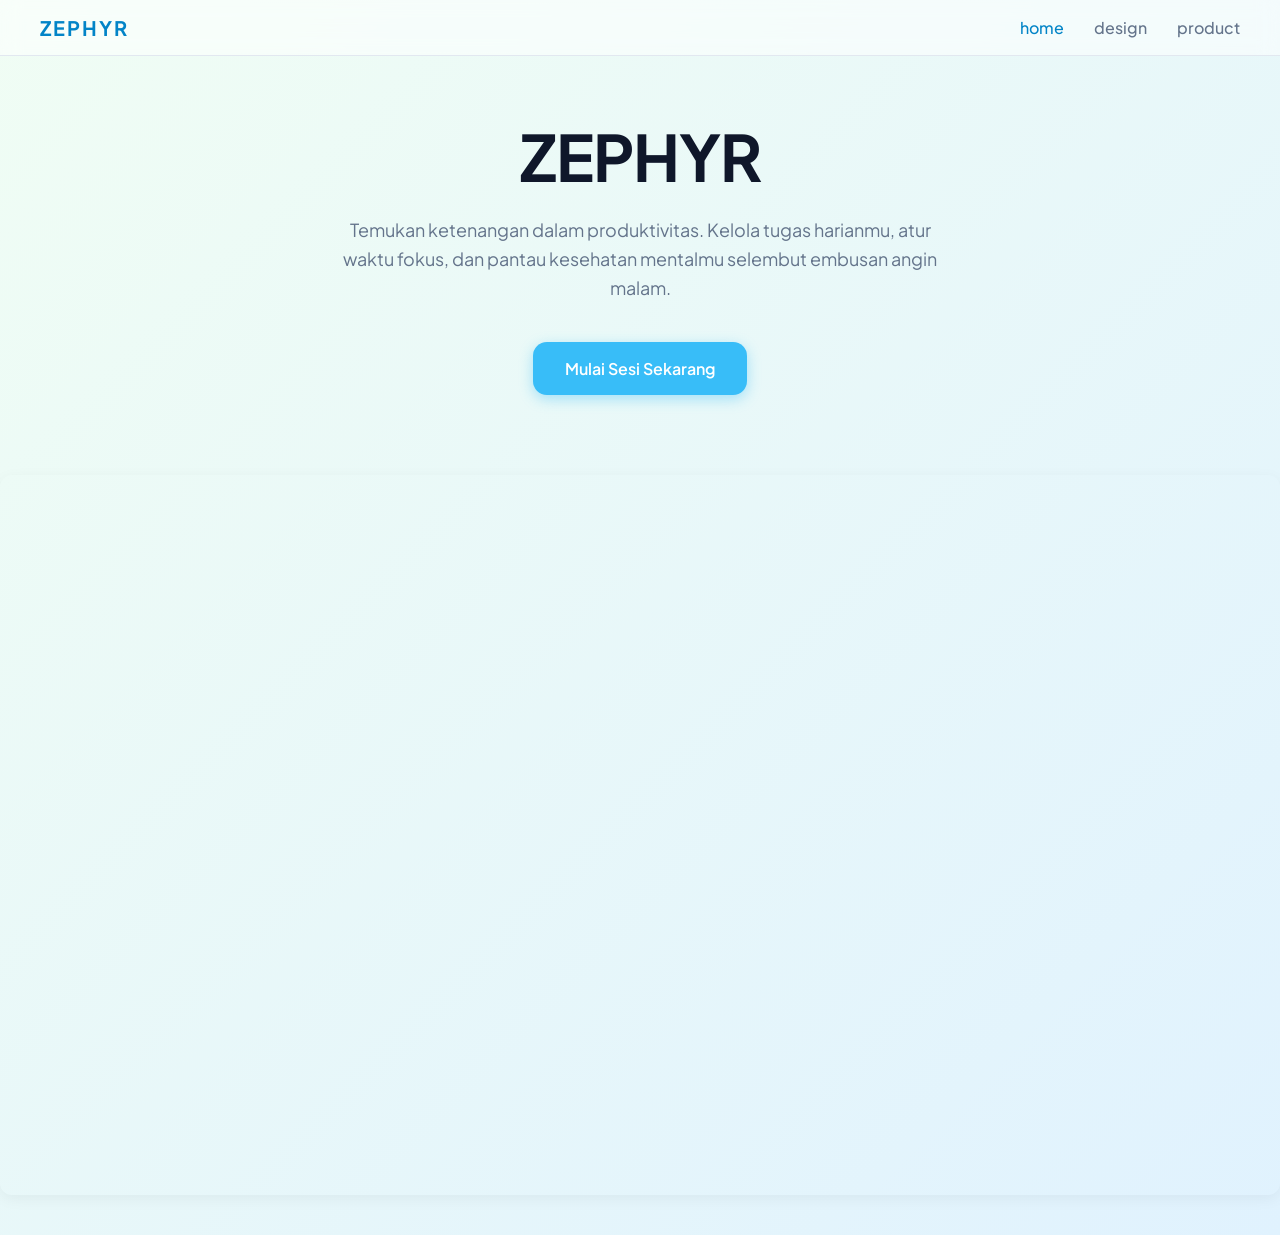
<file: index.html>
<!DOCTYPE html>
<html lang="id">
<head>
    <meta charset="utf-8">
    <meta name="viewport" content="width=device-width, initial-scale=1.0">
    <title>Home - Zephyr (Soft Breeze)</title>
    <link href="https://fonts.googleapis.com/css2?family=Plus+Jakarta+Sans:wght@400;500;600;700&display=swap" rel="stylesheet">
    <link rel="stylesheet" href="index-style.css">
</head>
<body>

    <nav>
        <div class="logo">ZEPHYR</div>
        <ul>
            <li><a href="/" class="active">home</a></li>
            <li><a href="/design.html">design</a></li>
            <li><a href="/auth.html">product</a></li>
        </ul>
    </nav>

    <div class="hero-section">
        <h1>ZEPHYR</h1>
        <p>Temukan ketenangan dalam produktivitas. Kelola tugas harianmu, atur waktu fokus, dan pantau kesehatan mentalmu selembut embusan angin malam.</p>
        <a href="/auth.html" class="btn-start">Mulai Sesi Sekarang</a>
    </div>

    <div class="canva-embed-container">
        <iframe loading="lazy" src="https://www.canva.com/design/DAHHQJrjw0U/2mtxScgkRSpmjV5Y0ZqGBA/view?embed" allowfullscreen="allowfullscreen" allow="fullscreen">
        </iframe>
    </div>

</body>
</html>
</file>
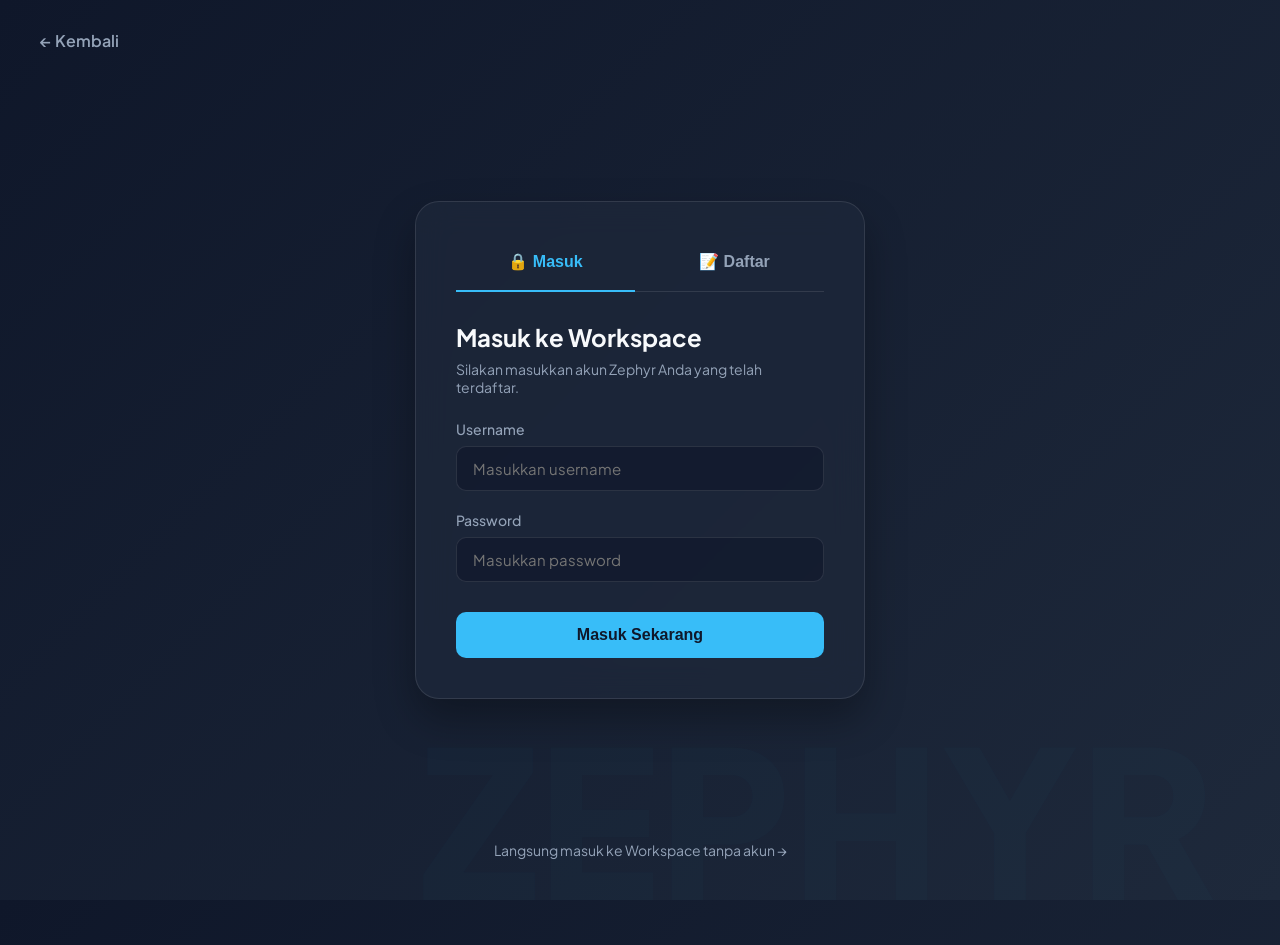
<file: auth.html>
<!DOCTYPE html>
<html lang="id">
<head>
    <meta charset="utf-8">
    <meta name="viewport" content="width=device-width, initial-scale=1.0">
    <title>Masuk atau Daftar - Zephyr</title>
    <link href="https://fonts.googleapis.com/css2?family=Plus+Jakarta+Sans:wght=400;500;600;700&display=swap" rel="stylesheet">
    <link rel="stylesheet" href="auth-style.css">
  
</head>
<body>

    <a href="index.html" class="back-to-home">← Kembali</a>

    <div class="auth-container">
        <div class="tabs">
            <button class="tab-btn active" onclick="switchTab('login')">🔒 Masuk</button>
            <button class="tab-btn" onclick="switchTab('register')">📝 Daftar</button>
        </div>

        <div id="auth-msg" class="message"></div>

        <div id="login-panel" class="form-panel active">
            <h2>Masuk ke Workspace</h2>
            <p class="subtitle">Silakan masukkan akun Zephyr Anda yang telah terdaftar.</p>
            <form onsubmit="handleLogin(event)">
                <div class="input-group">
                    <label>Username</label>
                    <input type="text" id="login-user" required placeholder="Masukkan username">
                </div>
                <div class="input-group">
                    <label>Password</label>
                    <input type="password" id="login-pass" required placeholder="Masukkan password">
                </div>
                <button type="submit" class="submit-btn">Masuk Sekarang</button>
            </form>
        </div>

        <div id="register-panel" class="form-panel">
            <h2>Buat Akun Baru</h2>
            <p class="subtitle">Daftarkan username unik untuk mengamankan ruang kerja Anda.</p>
            <form onsubmit="handleRegister(event)">
                <div class="input-group">
                    <label>Username Baru</label>
                    <input type="text" id="reg-user" required placeholder="Contoh: baybay777">
                </div>
                <div class="input-group">
                    <label>Password</label>
                    <input type="password" id="reg-pass" required placeholder="Minimal 6 karakter">
                </div>
                <div class="input-group">
                    <label>Konfirmasi Password</label>
                    <input type="password" id="reg-confirm" required placeholder="Ketik ulang password">
                </div>
                <button type="submit" class="submit-btn">Daftar Akun</button>
            </form>
        </div>
    </div>

    <div class="bypass-container">
        <a href="Product.html" class="bypass-link">Langsung masuk ke Workspace tanpa akun →</a>
    </div>
    
    <div class="bg-deco">ZEPHYR</div>

    <script>
        // Inisialisasi basis data lokal menggunakan localStorage jika belum ada
        if (!localStorage.getItem('zephyr_users')) {
            localStorage.setItem('zephyr_users', JSON.stringify([]));
        }

        function switchTab(type) {
            document.querySelectorAll('.tab-btn').forEach(btn => btn.classList.remove('active'));
            document.querySelectorAll('.form-panel').forEach(panel => panel.classList.remove('active'));
            hideMessage();

            if (type === 'login') {
                document.querySelectorAll('.tab-btn')[0].classList.add('active');
                document.getElementById('login-panel').classList.add('active');
            } else {
                document.querySelectorAll('.tab-btn')[1].classList.add('active');
                document.getElementById('register-panel').classList.add('active');
            }
        }

        function showMessage(text, isError) {
            const msgDiv = document.getElementById('auth-msg');
            msgDiv.innerText = text;
            msgDiv.className = isError ? 'message error' : 'message success';
            msgDiv.style.display = 'block';
        }

        function hideMessage() {
            document.getElementById('auth-msg').style.display = 'none';
        }

        function handleLogin(e) {
            e.preventDefault();
            hideMessage();
            
            const user = document.getElementById('login-user').value.trim();
            const pass = document.getElementById('login-pass').value;
            const users = JSON.parse(localStorage.getItem('zephyr_users'));

            const foundUser = users.find(u => u.username === user && u.password === pass);

            if (foundUser) {
                showMessage("🎉 Login Berhasil! Mengalihkan ke Workspace...", false);
                setTimeout(() => {
                    window.location.href = "Product.html";
                }, 1000);
            } else {
                showMessage("❌ Username atau Password salah! Periksa kembali data Anda.", true);
            }
        }

        function handleRegister(e) {
            e.preventDefault();
            hideMessage();

            const user = document.getElementById('reg-user').value.strip ? document.getElementById('reg-user').value.strip() : document.getElementById('reg-user').value.trim();
            const pass = document.getElementById('reg-pass').value;
            const confirm = document.getElementById('reg-confirm').value;
            const users = JSON.parse(localStorage.getItem('zephyr_users'));

            if (user === "" || pass === "") {
                showMessage("⚠️ Data tidak boleh kosong!", true);
                return;
            }
            if (pass.length < 6) {
                showMessage("🔒 Password minimal harus terdiri dari 6 karakter!", true);
                return;
            }
            if (pass !== confirm) {
                showMessage("❌ Konfirmasi password tidak cocok!", true);
                return;
            }

            const userExists = users.some(u => u.username.toLowerCase() === user.toLowerCase());
            if (userExists) {
                showMessage("⚠️ Username tersebut sudah terdaftar! Gunakan nama lain.", true);
                return;
            }

            // Simpan akun baru ke database lokal
            users.push({ username: user, password: pass });
            localStorage.setItem('zephyr_users', JSON.stringify(users));

            showMessage("🎉 Akun berhasil dibuat! Silakan beralih ke tab 'Masuk'.", false);
            e.target.reset();
        }
    </script>
</body>
</html>
</file>
<file: index-style.css>
/* --- PENGATURAN DASAR & VARIABEL --- */
:root {
    --bg-gradient: linear-gradient(135deg, #f0fdf4 0%, #e0f2fe 100%); /* Gradasi hijau & biru pastel lembut */
    --card-bg: rgba(255, 255, 255, 0.85);
    --text-main: #334155;
    --text-muted: #64748b;
    --border-color: #e2e8f0;
    --shadow-soft: 0 10px 30px -10px rgba(148, 163, 184, 0.2);
}

* {
    margin: 0;
    padding: 0;
    box-sizing: border-box;
}

body {
    font-family: 'Plus Jakarta Sans', sans-serif;
    background: var(--bg-gradient);
    color: var(--text-main);
    margin: 0;
    padding: 0;
    min-height: 100vh;
    display: flex;
    flex-direction: column;
    overflow-x: hidden;
}

/* --- GAYA BAR NAVIGASI (NAVBAR) --- */
nav {
    background: rgba(255, 255, 255, 0.5);
    backdrop-filter: blur(10px); /* Efek blur transparan modern */
    -webkit-backdrop-filter: blur(10px);
    padding: 15px 40px;
    display: flex;
    justify-content: space-between;
    align-items: center;
    border-bottom: 1px solid var(--border-color);
    position: sticky;
    top: 0;
    z-index: 100;
}

nav .logo {
    font-weight: 700;
    font-size: 20px;
    letter-spacing: 2px;
    color: #0284c7;
}

nav ul {
    list-style: none;
    display: flex;
    gap: 30px;
    margin: 0;
    padding: 0;
}

nav ul li a {
    text-decoration: none;
    color: var(--text-muted);
    font-weight: 500;
    font-size: 16px;
    text-transform: lowercase;
    transition: color 0.3s ease;
}

nav ul li a:hover, nav ul li a.active {
    color: #0284c7;
}

/* --- TAMPILAN HERO SECTION --- */
.hero-section {
    flex: 1;
    display: flex;
    flex-direction: column;
    justify-content: center;
    align-items: center;
    text-align: center;
    padding: 60px 20px;
    max-width: 800px;
    margin: 0 auto;
}

.hero-section h1 {
    font-size: 64px;
    font-weight: 700;
    color: #0f172a;
    margin: 0 0 20px 0;
    letter-spacing: -1px;
    background: none; /* Menghapus background kuning dari versi lama */
    padding: 0;
}

.hero-section p {
    font-size: 18px;
    color: var(--text-muted);
    max-width: 600px;
    margin: 0 0 40px 0;
    line-height: 1.6;
}

/* --- GAYA TOMBOL UTAMA --- */
.btn-start {
    font-family: inherit;
    font-weight: 600;
    text-decoration: none;
    padding: 16px 32px;
    background-color: #38bdf8;
    color: white;
    border-radius: 14px;
    box-shadow: 0 4px 14px rgba(56, 189, 248, 0.4);
    transition: all 0.2s ease;
}

.btn-start:hover {
    background-color: #0284c7;
    transform: translateY(-2px); /* Efek sedikit naik saat diarahkan kursor */
    box-shadow: 0 6px 20px rgba(2, 132, 199, 0.4);
}

/* --- CONTAINER FOR EMBED CANVA --- */
.canva-embed-container {
    position: relative;
    width: 100%;
    height: 0;
    padding-top: 56.25%; /* Rasio aspek 16:9 yang responsif */
    margin-top: 20px;
    margin-bottom: 40px;
    overflow: hidden;
    border-radius: 12px;
    box-shadow: 0 4px 15px rgba(0, 0, 0, 0.05);
}

.canva-embed-container iframe {
    position: absolute;
    width: 100%;
    height: 100%;
    top: 0;
    left: 0;
    border: none;
    padding: 0;
    margin: 0;
}

/* --- RESPONSIVITAS LAYAR GAWAI/HP --- */
@media (max-width: 600px) {
    nav {
        padding: 15px 20px;
    }
    .hero-section h1 {
        font-size: 42px;
    }
    .hero-section p {
        font-size: 16px;
    }
    nav ul {
        gap: 15px;
    }
}
</file>
<file: auth-style.css>
:root {
            --bg-gradient: linear-gradient(135deg, #0f172a 0%, #1e293b 100%);
            --card-bg: rgba(30, 41, 59, 0.7);
            --primary-color: #38bdf8;
            --primary-hover: #0284c7;
            --text-main: #f8fafc;
            --text-muted: #94a3b8;
        }

        * { margin: 0; padding: 0; box-sizing: border-box; }
        
        body {
            font-family: 'Plus Jakarta Sans', sans-serif;
            background: var(--bg-gradient);
            color: var(--text-main);
            min-height: 100vh;
            display: flex;
            align-items: center;
            justify-content: center;
            overflow: hidden;
            position: relative;
        }

        .back-to-home {
            position: absolute;
            top: 30px;
            left: 40px;
            text-decoration: none;
            color: var(--text-muted);
            font-weight: 600;
            font-size: 16px;
            transition: color 0.2s;
            z-index: 10;
        }
        .back-to-home:hover { color: var(--primary-color); }

        .auth-container {
            width: 100%;
            max-width: 450px;
            background: var(--card-bg);
            backdrop-filter: blur(16px);
            border-radius: 24px;
            padding: 40px;
            box-shadow: 0 20px 40px rgba(0, 0, 0, 0.3);
            border: 1px solid rgba(255, 255, 255, 0.1);
            z-index: 2;
        }

        .tabs {
            display: flex;
            gap: 10px;
            margin-bottom: 30px;
            border-bottom: 1px solid rgba(255, 255, 255, 0.1);
            padding-bottom: 10px;
        }

        .tab-btn {
            flex: 1;
            background: none;
            border: none;
            color: var(--text-muted);
            font-size: 16px;
            font-weight: 600;
            padding: 10px 0;
            cursor: pointer;
            transition: color 0.2s;
            position: relative;
        }

        .tab-btn.active {
            color: var(--primary-color);
        }

        .tab-btn.active::after {
            content: '';
            position: absolute;
            bottom: -11px;
            left: 0;
            width: 100%;
            height: 2px;
            background: var(--primary-color);
        }

        .form-panel { display: none; }
        .form-panel.active { display: block; }

        h2 { font-size: 24px; margin-bottom: 8px; font-weight: 700; }
        .subtitle { color: var(--text-muted); font-size: 14px; margin-bottom: 24px; }

        .input-group { margin-bottom: 20px; }
        .input-group label { display: block; font-size: 14px; font-weight: 500; margin-bottom: 8px; color: var(--text-muted); }
        .input-group input {
            width: 100%;
            padding: 12px 16px;
            background: rgba(15, 23, 42, 0.6);
            border: 1px solid rgba(255, 255, 255, 0.1);
            border-radius: 10px;
            color: var(--text-main);
            font-family: inherit;
            font-size: 15px;
            transition: border-color 0.2s;
        }
        .input-group input:focus { outline: none; border-color: var(--primary-color); }

        .submit-btn {
            width: 100%;
            padding: 14px;
            background: var(--primary-color);
            color: #0f172a;
            border: none;
            border-radius: 10px;
            font-size: 16px;
            font-weight: 700;
            cursor: pointer;
            transition: background 0.2s;
            margin-top: 10px;
        }
        .submit-btn:hover { background: var(--primary-hover); color: white; }

        .message {
            padding: 12px;
            border-radius: 8px;
            font-size: 14px;
            margin-bottom: 20px;
            display: none;
            font-weight: 500;
        }
        .message.error { background: rgba(239, 68, 68, 0.2); border: 1px solid #ef4444; color: #fca5a5; }
        .message.success { background: rgba(16, 185, 129, 0.2); border: 1px solid #10b981; color: #a7f3d0; }

        .bypass-container { position: absolute; bottom: 40px; text-align: center; z-index: 2; width: 100%; }
        .bypass-link { font-size: 14px; color: var(--text-muted); text-decoration: none; transition: color 0.2s; }
        .bypass-link:hover { color: var(--primary-color); }
        .bg-deco { position: absolute; font-size: 16vw; font-weight: 800; color: rgba(56, 189, 248, 0.02); bottom: -5%; right: 5%; user-select: none; z-index: 1; }
</file>
